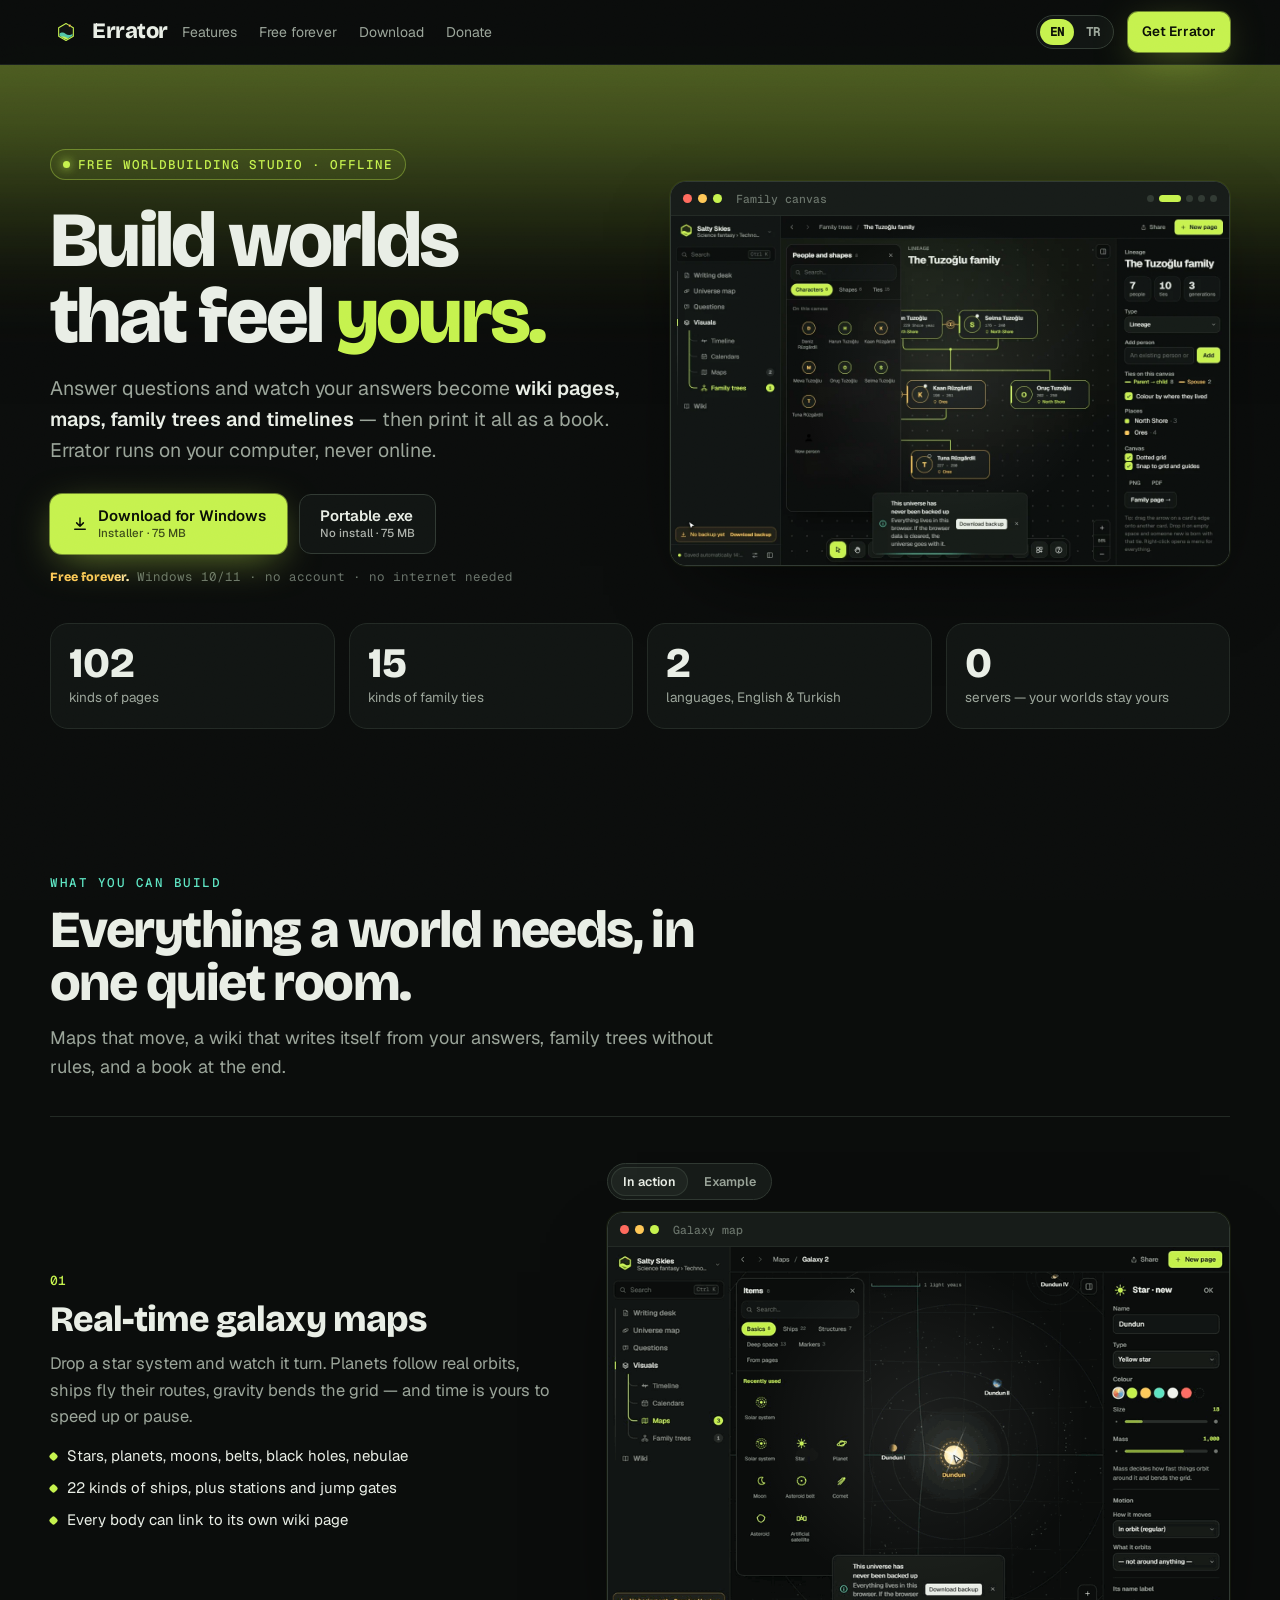
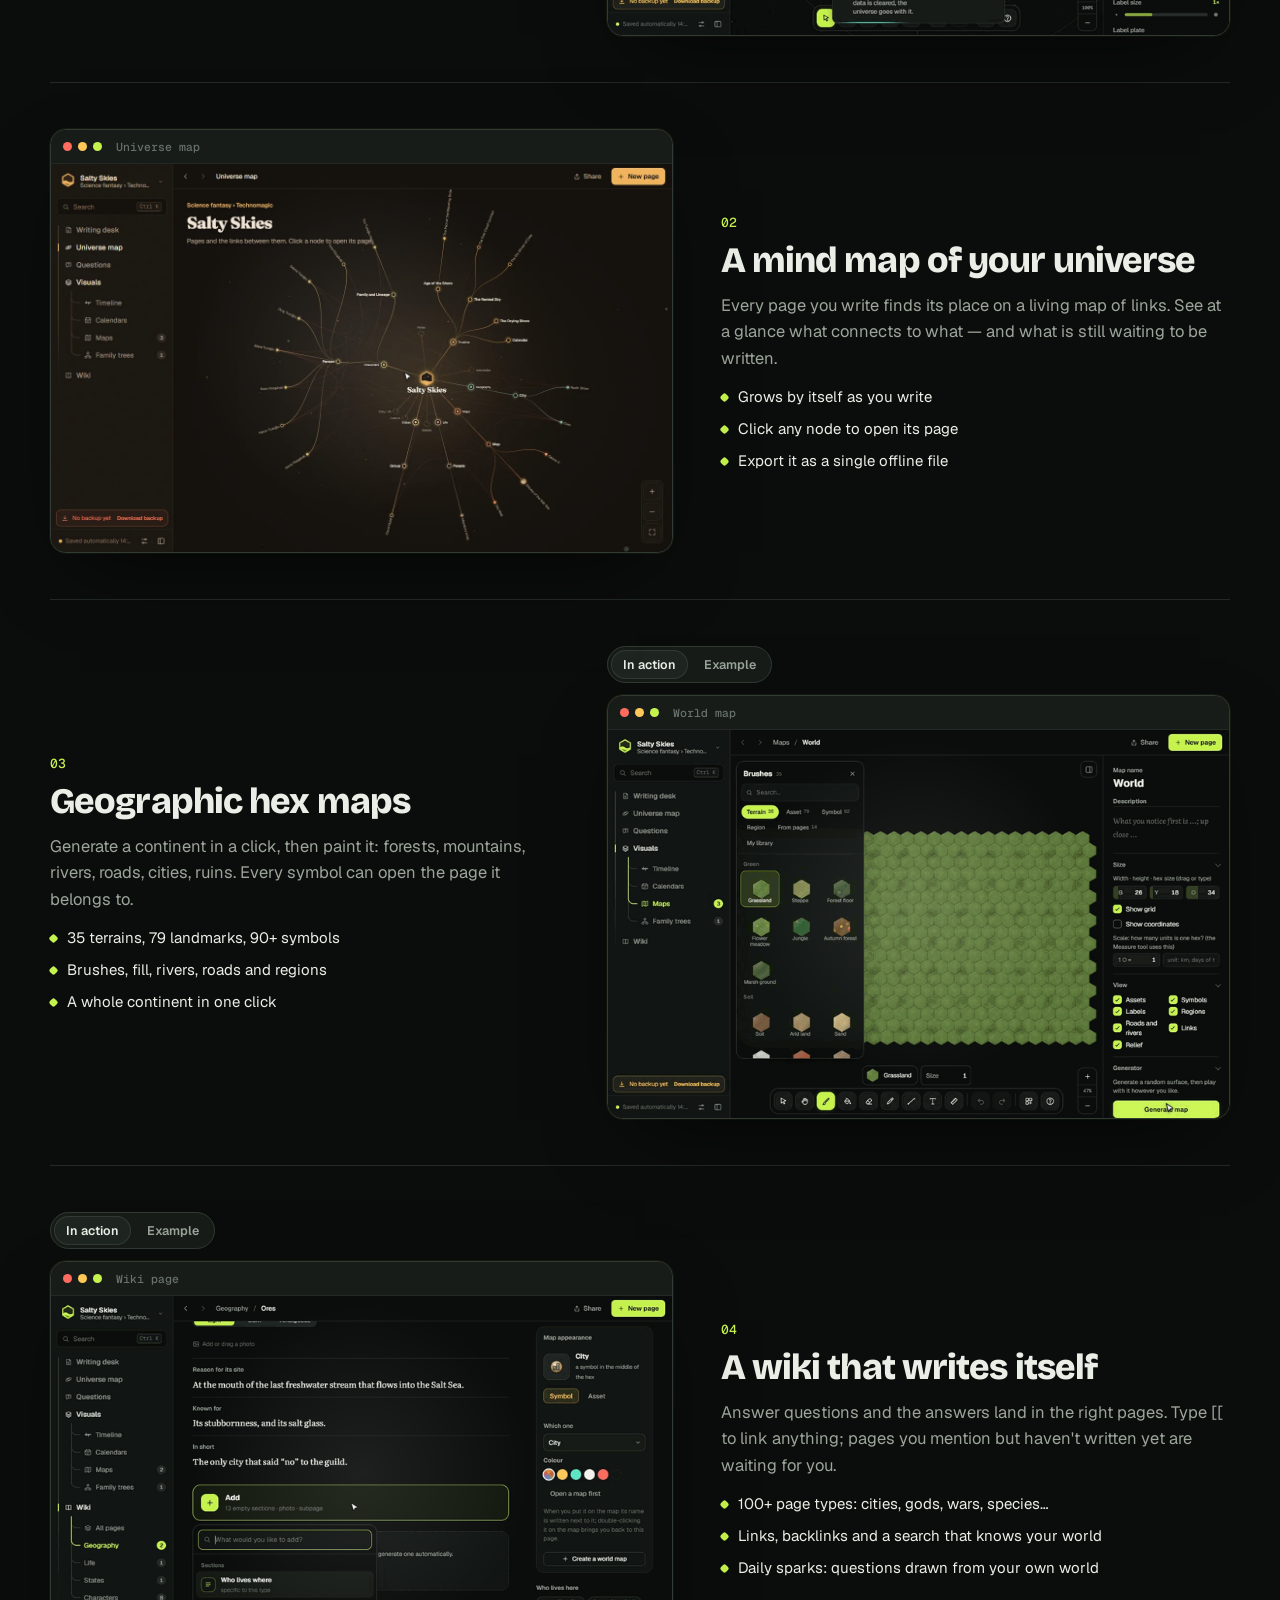
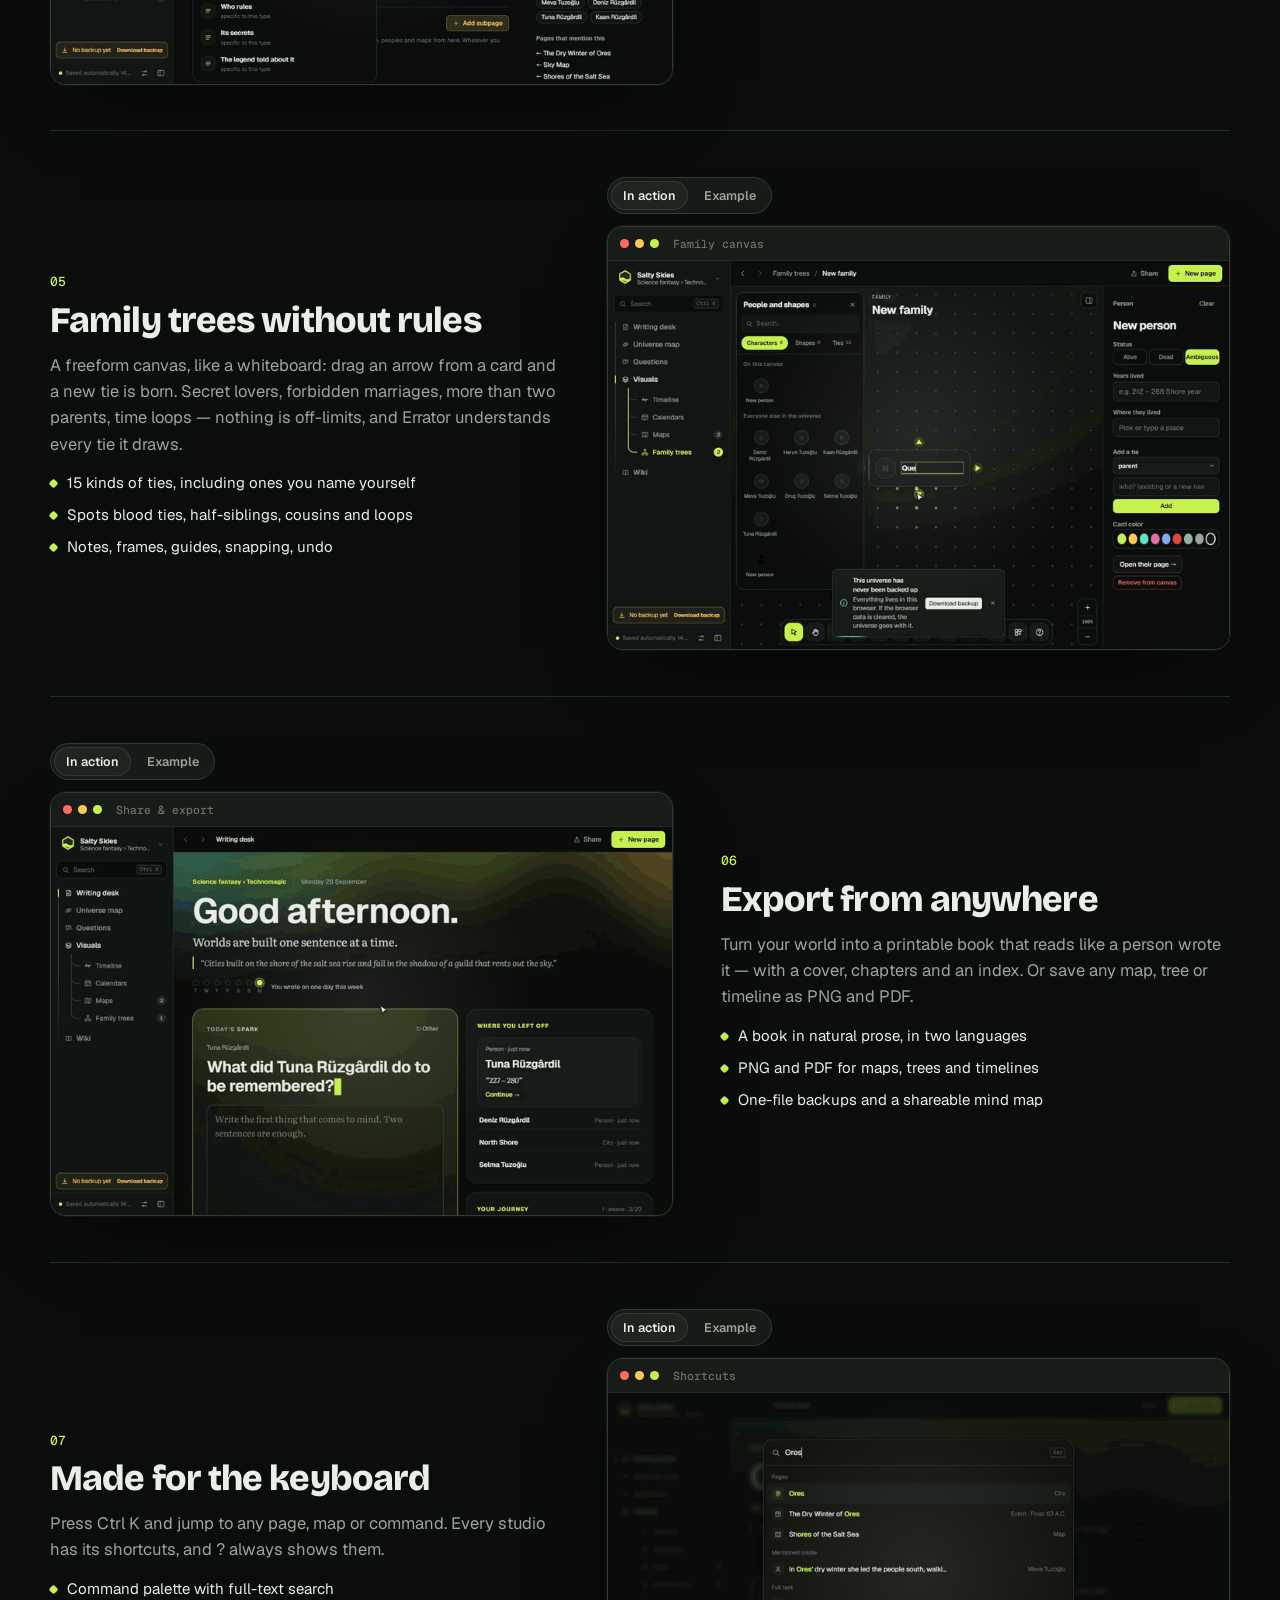
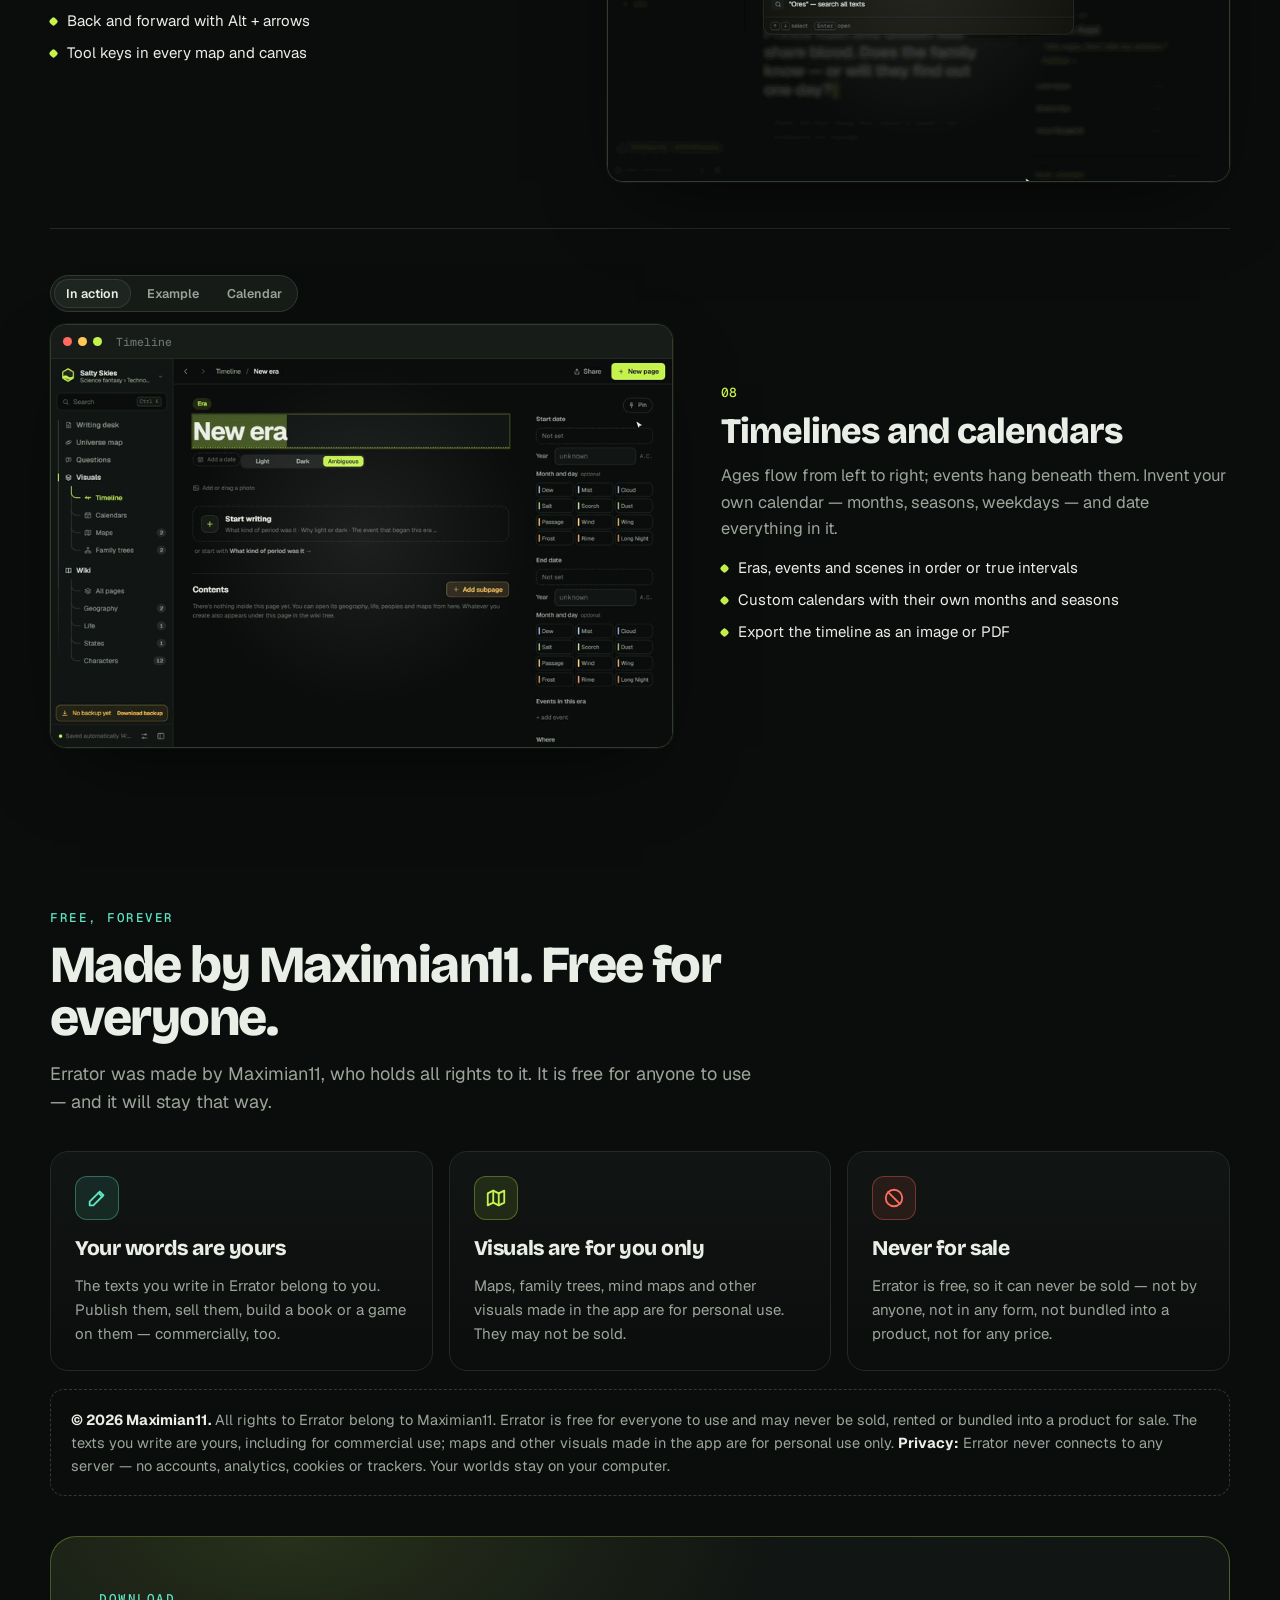
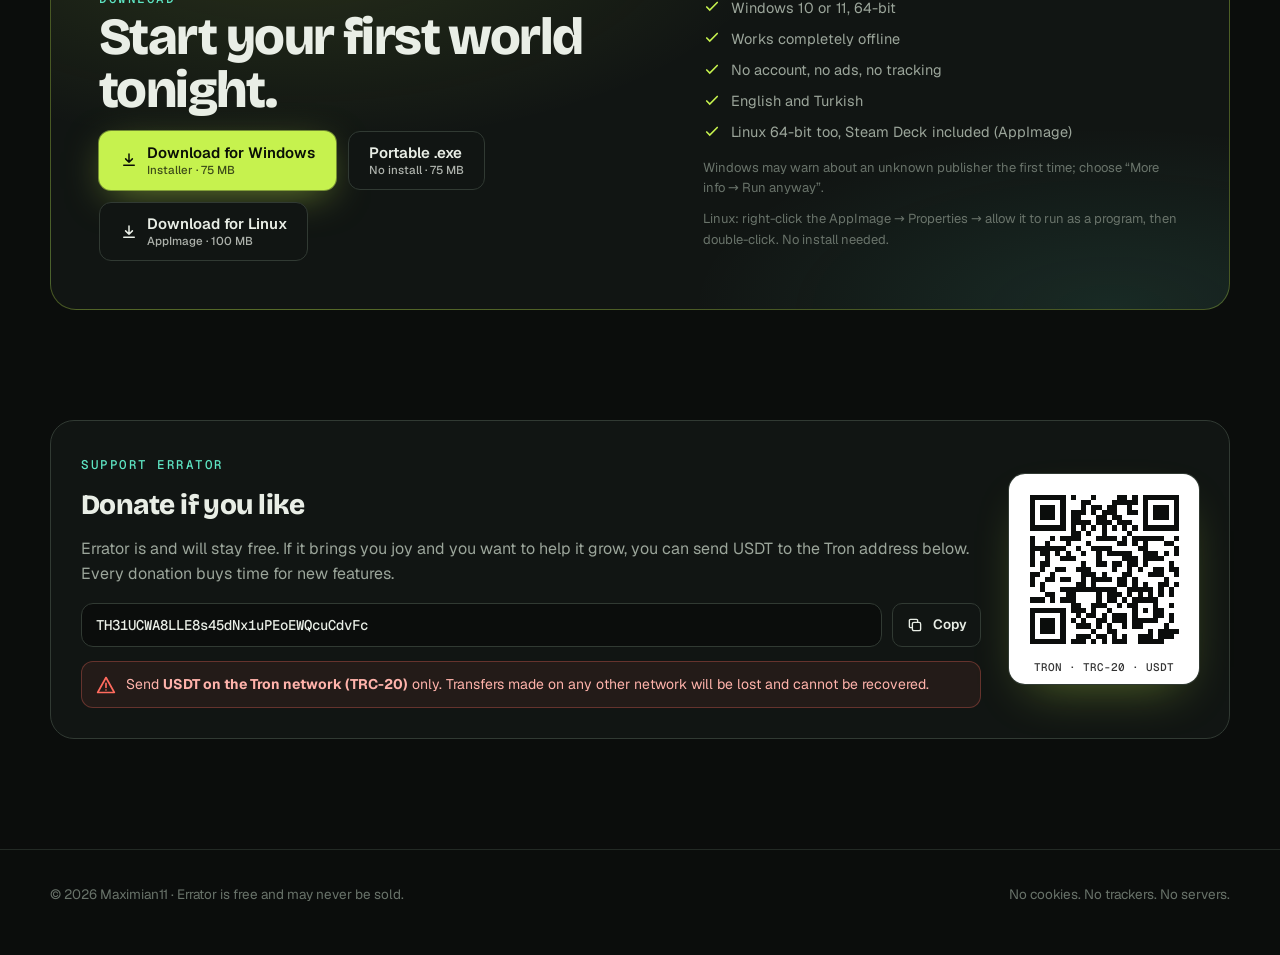
<file: index.html>
<!doctype html>
<html lang="en">
<head>
<meta charset="utf-8">
<meta name="viewport" content="width=device-width,initial-scale=1,viewport-fit=cover">
<title>Errator — Free Worldbuilding App: Maps, Wiki, Family Trees & Timelines</title>
<meta name="description" content="Free offline worldbuilding app for writers and game masters. Build fantasy and sci-fi worlds with real-time galaxy maps, hex world maps, a wiki, freeform family trees, timelines, custom calendars and printable books. Windows, English & Turkish.">
<meta name="theme-color" content="#0B0D0C">
<!-- İndirme adresi: boş kalırsa site github.io'daysa aynı reponun Releases'ından, değilse downloads/ klasöründen indirir.
     Başka bir yerde barındırırsan buraya exe'lerin bulunduğu klasörün adresini yaz, örn. https://github.com/KULLANICI/errator/releases/latest/download/ -->
<meta name="errator-release" content="https://github.com/maximian11/Errator/releases/latest/download/">
<link rel="icon" type="image/png" href="assets/favicon.png">
<link rel="apple-touch-icon" href="assets/favicon.png">
<link rel="canonical" href="https://errator.app/" id="canon">
<link rel="alternate" hreflang="en" href="https://errator.app/">
<link rel="alternate" hreflang="tr" href="https://errator.app/?lang=tr">
<link rel="alternate" hreflang="x-default" href="https://errator.app/">
<meta name="robots" content="index,follow,max-image-preview:large">
<meta name="author" content="Maximian11">
<meta property="og:type" content="website">
<meta property="og:site_name" content="Errator">
<meta property="og:url" content="https://errator.app/">
<meta property="og:title" content="Errator — Free Worldbuilding App: Maps, Wiki, Family Trees & Timelines">
<meta property="og:description" content="Free offline worldbuilding app for writers and game masters. Build fantasy and sci-fi worlds with real-time galaxy maps, hex world maps, a wiki, freeform family trees, timelines, custom calendars and printable books. Windows, English & Turkish.">
<meta property="og:image" content="https://errator.app/assets/og.png">
<meta property="og:image:width" content="1200">
<meta property="og:image:height" content="630">
<meta property="og:image:alt" content="Errator worldbuilding app: galaxy map, world map and family tree">
<meta property="og:locale" content="en_US">
<meta property="og:locale:alternate" content="tr_TR">
<meta name="twitter:card" content="summary_large_image">
<meta name="twitter:title" content="Errator — Free Worldbuilding App: Maps, Wiki, Family Trees & Timelines">
<meta name="twitter:description" content="Free offline worldbuilding app for writers and game masters. Build fantasy and sci-fi worlds with real-time galaxy maps, hex world maps, a wiki, freeform family trees, timelines, custom calendars and printable books. Windows, English & Turkish.">
<meta name="twitter:image" content="https://errator.app/assets/og.png">
<script type="application/ld+json">{"@context":"https://schema.org","@type":"SoftwareApplication","name":"Errator","alternateName":"Errator Worldbuilding Studio","url":"https://errator.app/","description":"Free offline worldbuilding app for writers and game masters. Build fantasy and sci-fi worlds with real-time galaxy maps, hex world maps, a wiki, freeform family trees, timelines, custom calendars and printable books. Windows, English & Turkish.","applicationCategory":"DesignApplication","applicationSubCategory":"Worldbuilding","operatingSystem":"Windows 10, Windows 11, Linux","softwareVersion":"4.0","offers":{"@type":"Offer","price":"0","priceCurrency":"USD"},"isAccessibleForFree":true,"inLanguage":["en","tr"],"author":{"@type":"Person","name":"Maximian11"},"creator":{"@type":"Person","name":"Maximian11"},"copyrightHolder":{"@type":"Person","name":"Maximian11"},"copyrightYear":2026,"downloadUrl":"https://github.com/maximian11/Errator/releases/latest","image":"https://errator.app/assets/og.png","screenshot":["https://errator.app/media/galaxy.webp","https://errator.app/media/geomap.webp","https://errator.app/media/wiki.webp","https://errator.app/media/family.webp","https://errator.app/media/timeline.webp"],"featureList":["Real-time galaxy and star system maps","Hex world map editor with 35 terrains","Self-writing wiki with 100+ page types","Freeform family tree canvas","Timelines and custom calendars","Printable book export (PDF)","Works fully offline"]}</script>
<link rel="stylesheet" href="assets/fonts.css">
<script>document.documentElement.classList.add("js")</script>
<style>
/* Errator — Radyoaktif Limonata */
:root{--bg:#0B0D0C;--s1:#111513;--s2:#171C19;--s3:#1F2521;--line:#232A25;--line2:#313A33;--text:#E9EEE6;--muted:#9BA59A;--dim:#69736A;
  --lime:#C6F24E;--amber:#FFC857;--teal:#5EE6C4;--danger:#FF6B5E;--on-lime:#0A0F06;
  --display:"Bricolage Grotesque","Arial Narrow",system-ui,sans-serif;--ui:"Geist",system-ui,-apple-system,"Segoe UI",sans-serif;--mono:"Geist Mono",ui-monospace,Menlo,Consolas,monospace;--read:"Newsreader",Georgia,serif;
  --ease:cubic-bezier(.22,.8,.24,1);--r:18px;color-scheme:dark}
*{box-sizing:border-box}
html{scroll-behavior:smooth;-webkit-text-size-adjust:100%}
body{margin:0;background:var(--bg);color:var(--text);font-family:var(--ui);font-size:16px;line-height:1.6;-webkit-font-smoothing:antialiased;overflow-x:hidden}
body::before{content:"";position:fixed;inset:0;pointer-events:none;z-index:100;opacity:.045;mix-blend-mode:overlay;background-image:url("data:image/svg+xml,%3Csvg xmlns='http://www.w3.org/2000/svg' width='160' height='160'%3E%3Cfilter id='n'%3E%3CfeTurbulence type='fractalNoise' baseFrequency='.9' numOctaves='3' stitchTiles='stitch'/%3E%3C/filter%3E%3Crect width='100%25' height='100%25' filter='url(%23n)'/%3E%3C/svg%3E")}
a{color:inherit}
img{max-width:100%;display:block}
::selection{background:rgba(198,242,78,.3)}
:focus-visible{outline:2px solid var(--lime);outline-offset:3px;border-radius:6px}
.wrap{width:min(1180px,100% - 32px);margin:0 auto}
/* nav */
.nav{position:sticky;top:0;z-index:50;backdrop-filter:blur(14px);-webkit-backdrop-filter:blur(14px);background:color-mix(in srgb,var(--bg) 78%,transparent);border-bottom:1px solid color-mix(in srgb,var(--line) 70%,transparent)}
.nav .wrap{display:flex;align-items:center;gap:14px;height:64px}
.brand{display:flex;align-items:center;gap:10px;text-decoration:none;font-family:var(--display);font-weight:800;font-size:22px;letter-spacing:-.02em}
.brand img{width:32px;height:32px}
.nav .sp{flex:1}
.nav-links{display:flex;gap:22px;font-size:14px;color:var(--muted)}
.nav-links a{text-decoration:none;transition:color .2s}.nav-links a:hover{color:var(--text)}
.lang{display:inline-flex;border:1px solid var(--line2);border-radius:999px;padding:3px;gap:2px;background:var(--s1)}
.lang button{all:unset;cursor:pointer;font:600 12px var(--mono);padding:5px 10px;border-radius:999px;color:var(--muted)}
.lang button[aria-pressed="true"]{background:var(--lime);color:var(--on-lime)}
/* buttons */
.btn{all:unset;box-sizing:border-box;cursor:pointer;display:inline-flex;align-items:center;justify-content:center;gap:9px;padding:12px 20px;border-radius:12px;font-weight:600;font-size:15px;border:1px solid var(--line2);background:var(--s1);color:var(--text);transition:transform .2s var(--ease),background .2s,border-color .2s,box-shadow .2s;position:relative;text-align:center}
.btn:hover{border-color:var(--muted)}
.btn.primary{background:var(--lime);color:var(--on-lime);border-color:transparent;box-shadow:0 0 0 1px rgba(198,242,78,.5),0 10px 40px -10px rgba(198,242,78,.55)}
.btn.primary:hover{box-shadow:0 0 0 1px rgba(198,242,78,.7),0 14px 50px -8px rgba(198,242,78,.7)}
.btn svg{width:18px;height:18px;flex:none}
.btn small{display:block;font-weight:500;font-size:11.5px;opacity:.72}
.btn .bt{display:flex;flex-direction:column;align-items:flex-start;line-height:1.25}
.btn.sm{padding:8px 13px;font-size:13.5px;border-radius:10px}
/* hero */
.hero{position:relative;padding:84px 0 40px;overflow:hidden}
.hero-sky{position:absolute;left:0;right:0;top:-40px;height:620px;pointer-events:none;opacity:.62;-webkit-mask:linear-gradient(#000 35%,transparent);mask:linear-gradient(#000 35%,transparent)}
.hero-sky canvas{width:100%;height:100%;display:block}
.hero-g{position:relative;display:grid;grid-template-columns:minmax(0,1.02fr) minmax(0,1fr);gap:48px;align-items:center}
.kick{display:inline-flex;align-items:center;gap:8px;font:500 12.5px var(--mono);letter-spacing:.08em;text-transform:uppercase;color:var(--lime);padding:6px 12px;border:1px solid rgba(198,242,78,.35);border-radius:999px;background:rgba(198,242,78,.07)}
.kick i{width:7px;height:7px;border-radius:50%;background:var(--lime);box-shadow:0 0 10px var(--lime);animation:pulse 2s infinite}
@keyframes pulse{50%{opacity:.35}}
h1.title{font-family:var(--display);font-weight:800;font-size:clamp(42px,6.2vw,78px);line-height:.98;letter-spacing:-.035em;margin:22px 0 18px}
.rot{display:inline-block;position:relative;color:var(--lime);min-width:1ch;white-space:nowrap}
.rot span{display:inline-block;transition:transform .5s var(--ease),opacity .4s,filter .4s}
.rot span.out{transform:translateY(-40%);opacity:0;filter:blur(6px)}
.rot span.in{transform:translateY(40%);opacity:0;filter:blur(6px)}
.lead{font-size:clamp(17px,1.6vw,19.5px);color:var(--muted);max-width:34em;margin:0 0 28px}
.lead b{color:var(--text);font-weight:600}
.cta{display:flex;flex-wrap:wrap;gap:12px;align-items:center}
.cta-note{margin-top:14px;font:12.5px var(--mono);color:var(--dim)}
.free{font-family:var(--display);font-weight:800}
.shiny{background:linear-gradient(110deg,var(--amber) 35%,#fff7d6 50%,var(--amber) 65%);background-size:220% 100%;-webkit-background-clip:text;background-clip:text;color:transparent;animation:shine 3.2s linear infinite}
@keyframes shine{from{background-position:120% 0}to{background-position:-120% 0}}
/* media frames */
.frame{position:relative;border-radius:16px;overflow:hidden;background:var(--s1);border:1px solid var(--line2);box-shadow:0 30px 80px -30px rgba(0,0,0,.8),0 0 0 1px rgba(198,242,78,.06);transform-style:preserve-3d;will-change:transform}
.frame .bar{display:flex;align-items:center;gap:6px;padding:9px 12px;border-bottom:1px solid var(--line);background:var(--s2)}
.frame .bar i{width:9px;height:9px;border-radius:50%;background:var(--line2)}
.frame .bar i:first-child{background:#FF6B5E}.frame .bar i:nth-child(2){background:var(--amber)}.frame .bar i:nth-child(3){background:var(--lime)}
.frame .bar b{margin-left:8px;font:500 11.5px var(--mono);color:var(--dim)}
.frame img{width:100%;aspect-ratio:16/10;object-fit:cover;background:#0d100e}
.frame::after{content:"";position:absolute;inset:0;pointer-events:none;background:radial-gradient(circle at var(--gx,50%) var(--gy,50%),rgba(255,255,255,.08),transparent 45%)}
.slides{position:relative;aspect-ratio:16/10;background:#0d100e}
.slides img{position:absolute;inset:0;height:100%;opacity:0;transform:scale(1.03);transition:opacity .9s var(--ease),transform 5s linear}
.slides img.on{opacity:1;transform:scale(1)}
.dots{margin-left:auto;display:flex;align-items:center;gap:5px}
.dots button{all:unset;cursor:pointer;width:7px;height:7px;border-radius:99px;background:var(--line2);transition:width .3s var(--ease),background .3s}
.dots button[aria-current="true"]{width:22px;background:var(--lime)}
.mtabs{display:inline-flex;gap:4px;padding:3px;border-radius:999px;background:var(--s2);border:1px solid var(--line2);margin-bottom:12px}
.mtabs button{all:unset;cursor:pointer;font:600 12.5px var(--ui);padding:6px 12px;border-radius:999px;color:var(--muted)}
.mtabs button[aria-pressed="true"]{background:var(--s3);color:var(--text);box-shadow:inset 0 0 0 1px var(--line2)}
/* stats */
.stats{display:grid;grid-template-columns:repeat(4,1fr);gap:14px;margin:26px 0 10px}
.stat{padding:18px;border-radius:var(--r);border:1px solid var(--line);background:var(--s1)}
.stat b{display:block;font-family:var(--display);font-weight:800;font-size:clamp(28px,3.4vw,42px);line-height:1;color:var(--text)}
.stat span{font-size:13.5px;color:var(--muted)}
/* sections */
section{position:relative}
[id]{scroll-margin-top:84px}
.sec{padding:90px 0 20px}
.sec-h{max-width:44em;margin-bottom:34px}
.eyebrow{font:500 12.5px var(--mono);letter-spacing:.12em;text-transform:uppercase;color:var(--teal)}
h2{font-family:var(--display);font-weight:800;font-size:clamp(32px,4.2vw,52px);line-height:1.02;letter-spacing:-.03em;margin:10px 0 14px}
.sec-h p{color:var(--muted);font-size:18px;margin:0}
.feat{display:grid;grid-template-columns:minmax(0,.9fr) minmax(0,1.1fr);gap:48px;align-items:center;padding:46px 0;border-top:1px solid var(--line)}
.feat:nth-of-type(even){grid-template-columns:minmax(0,1.1fr) minmax(0,.9fr)}
.feat:nth-of-type(even) .ft{order:2}
.fnum{font:500 13px var(--mono);color:var(--lime)}
.feat h3{font-family:var(--display);font-weight:800;font-size:clamp(26px,2.8vw,36px);letter-spacing:-.025em;line-height:1.05;margin:8px 0 12px}
.feat p{color:var(--muted);margin:0 0 14px;font-size:16.5px}
.feat ul{margin:0;padding:0;list-style:none;display:grid;gap:8px}
.feat li{display:flex;gap:10px;font-size:15px;color:var(--text)}
.feat li::before{content:"";flex:none;width:7px;height:7px;margin-top:9px;border-radius:2px;background:var(--lime);transform:rotate(45deg)}
.spot{position:relative}
.spot::before{content:"";position:absolute;inset:-1px;border-radius:inherit;pointer-events:none;opacity:0;transition:opacity .3s;background:radial-gradient(420px circle at var(--mx,50%) var(--my,50%),rgba(198,242,78,.14),transparent 45%)}
.spot:hover::before{opacity:1}
/* rights */
.rights{display:grid;grid-template-columns:repeat(3,1fr);gap:16px}
.card{padding:24px;border-radius:var(--r);border:1px solid var(--line);background:linear-gradient(180deg,var(--s1),var(--bg));overflow:hidden}
.card h4{font-family:var(--display);font-size:21px;font-weight:800;letter-spacing:-.02em;margin:12px 0 8px}
.card p{margin:0;color:var(--muted);font-size:15px}
.card .ic{width:44px;height:44px;border-radius:12px;display:grid;place-items:center;background:rgba(198,242,78,.1);border:1px solid rgba(198,242,78,.3);color:var(--lime)}
.card .ic svg{width:22px;height:22px}
.card.no .ic{background:rgba(255,107,94,.1);border-color:rgba(255,107,94,.35);color:var(--danger)}
.card.yes .ic{background:rgba(94,230,196,.1);border-color:rgba(94,230,196,.35);color:var(--teal)}
.legal{margin-top:18px;padding:18px 20px;border-radius:14px;border:1px dashed var(--line2);color:var(--muted);font-size:14.5px}
.legal b{color:var(--text)}
/* download */
.dl{margin-top:40px;padding:48px;border-radius:26px;border:1px solid rgba(198,242,78,.3);background:radial-gradient(700px 300px at 20% 0%,rgba(198,242,78,.12),transparent 70%),radial-gradient(600px 260px at 90% 100%,rgba(94,230,196,.1),transparent 70%),var(--s1);display:grid;grid-template-columns:1.2fr 1fr;gap:30px;align-items:center}
.dl h2{margin-top:0}
.dl .cta{justify-content:flex-start}
.req{display:grid;gap:8px;font-size:14.5px;color:var(--muted)}
.req div{display:flex;gap:10px;align-items:center}
.req svg{width:18px;height:18px;color:var(--lime);flex:none}
/* donate */
.don{display:grid;grid-template-columns:1fr auto;gap:28px;align-items:center;padding:30px;border-radius:24px;border:1px solid var(--line2);background:var(--s1)}
.don h3{font-family:var(--display);font-size:28px;font-weight:800;letter-spacing:-.02em;margin:6px 0 8px}
.don p{margin:0 0 16px;color:var(--muted)}
.addr{display:flex;gap:10px;align-items:stretch;flex-wrap:wrap}
.addr code{flex:1;min-width:0;font:500 14px var(--mono);padding:12px 14px;border-radius:12px;background:var(--bg);border:1px solid var(--line2);word-break:break-all;user-select:all}
.warn{margin-top:14px;display:flex;gap:10px;padding:12px 14px;border-radius:12px;background:rgba(255,107,94,.08);border:1px solid rgba(255,107,94,.3);color:#FFB3AB;font-size:14px;line-height:1.5}
.warn svg{width:20px;height:20px;flex:none;color:var(--danger);margin-top:1px}
.qr{width:190px;padding:10px;border-radius:16px;background:#fff;box-shadow:0 0 0 1px var(--line2),0 20px 50px -20px rgba(198,242,78,.4)}
.qr img{width:100%;height:auto;aspect-ratio:1;image-rendering:pixelated}
.qr figcaption{font:500 11px var(--mono);color:#333;text-align:center;margin-top:6px}
.don-link{margin-top:14px}
/* footer */
footer{margin-top:90px;padding:34px 0 50px;border-top:1px solid var(--line);color:var(--dim);font-size:13.5px}
footer .wrap{display:flex;flex-wrap:wrap;gap:14px 24px;justify-content:space-between;align-items:center}
.toast{position:fixed;left:50%;bottom:24px;transform:translateX(-50%) translateY(20px);opacity:0;z-index:200;padding:10px 16px;border-radius:12px;background:var(--s3);border:1px solid var(--line2);font-size:14px;transition:all .3s var(--ease);pointer-events:none}
.toast.on{opacity:1;transform:translateX(-50%) translateY(0)}
/* reveal (React Bits: AnimatedContent / FadeContent) */
.js .rv{opacity:0;transform:translateY(26px);filter:blur(6px);transition:opacity .8s var(--ease),transform .8s var(--ease),filter .8s var(--ease)}
.js .rv.in{opacity:1;transform:none;filter:none}
@media (prefers-reduced-motion:reduce){ .js .rv{opacity:1;transform:none;filter:none;transition:none} .shiny,.kick i{animation:none} html{scroll-behavior:auto} }
/* responsive */
@media (max-width:980px){
  .hero-g,.feat,.feat:nth-of-type(even),.dl{grid-template-columns:1fr}
  .feat:nth-of-type(even) .ft{order:0}
  .rights{grid-template-columns:1fr}
  .stats{grid-template-columns:repeat(2,1fr)}
  .nav-links{display:none}
  .hero{padding-top:48px}
}
@media (max-width:640px){
  .dl{padding:26px}
  .don{grid-template-columns:1fr;padding:22px}
  .qr{margin:0 auto}
  .btn{width:100%}
  .cta{flex-direction:column;align-items:stretch}
  .nav .dlbtn{display:none}
  .sec{padding-top:64px}
  .feat{padding:34px 0;gap:26px}
}
</style>
</head>
<body>
<nav class="nav"><div class="wrap">
  <a class="brand" href="#top"><img src="assets/mark.svg" alt="" width="32" height="32">Errator</a>
  <div class="nav-links"><a href="#features" data-i="nav.features">Features</a><a href="#free" data-i="nav.free">Free forever</a><a href="#download" data-i="nav.download">Download</a><a href="#donate" data-i="nav.donate">Donate</a></div>
  <span class="sp"></span>
  <div class="lang" role="group" aria-label="Language"><button type="button" data-lang="en" aria-pressed="true">EN</button><button type="button" data-lang="tr" aria-pressed="false">TR</button></div>
  <a class="btn primary sm dlbtn spark" href="#download" data-i="nav.get">Get Errator</a>
</div></nav>

<header class="hero" id="top">
  <div class="hero-sky" id="sky"></div>
  <div class="wrap hero-g">
    <div>
      <span class="kick rv"><i></i><span data-i="hero.kick">Free worldbuilding studio · offline</span></span>
      <h1 class="title rv" id="h1"><span data-i="hero.t1">Build worlds</span><br><span data-i="hero.t2">that feel</span> <span class="rot" id="rot"><span>alive.</span></span></h1>
      <p class="lead rv" data-i-html="hero.lead">Answer questions and watch your answers become <b>wiki pages, maps, family trees and timelines</b> — then print it all as a book. Errator runs on your computer, never online.</p>
      <div class="cta rv">
        <a class="btn primary spark magnet" href="downloads/Errator-Setup.exe" download><svg viewBox="0 0 24 24" fill="none" stroke="currentColor" stroke-width="2" stroke-linecap="round" stroke-linejoin="round"><path d="M12 4v11m0 0-4.5-4.5M12 15l4.5-4.5M5 19h14"/></svg><span class="bt"><span data-i="dl.setup">Download for Windows</span><small data-i="dl.setupS">Installer · 75 MB</small></span></a>
        <a class="btn spark" href="downloads/Errator-Portable.exe" download><span class="bt"><span data-i="dl.port">Portable .exe</span><small data-i="dl.portS">No install · 75 MB</small></span></a>
      </div>
      <p class="cta-note rv"><span class="free shiny" data-i="hero.free">Free forever.</span> <span data-i="hero.note">Windows 10/11 · no account · no internet needed</span></p>
    </div>
    <div class="rv"><div class="frame tilt show" id="show"><div class="bar"><i></i><i></i><i></i><b id="show-l" data-i="m.geo">World map</b><div class="dots" id="show-d"></div></div>
      <div class="slides"><img class="on" src="media/geomap.webp" data-l="m.geo" alt="Errator hex world map editor with terrain, rivers and cities" loading="eager"><img src="media/family.webp" data-l="m.fam" alt="Errator freeform family tree canvas with relationship lines" loading="lazy"><img src="media/galaxy.webp" data-l="m.galaxy2" alt="Errator real-time galaxy map with orbiting planets and ships" loading="lazy"><img src="media/wiki.webp" data-l="m.wiki" alt="Errator worldbuilding wiki page written from answers" loading="lazy"><img src="media/timeline.webp" data-l="m.tl" alt="Errator visual timeline of eras and events" loading="lazy"></div>
      </div></div>
  </div>
  <div class="wrap"><div class="stats rv">
    <div class="stat spot"><b data-count="102">0</b><span data-i="st.pages">kinds of pages</span></div>
    <div class="stat spot"><b data-count="15">0</b><span data-i="st.ties">kinds of family ties</span></div>
    <div class="stat spot"><b data-count="2">0</b><span data-i="st.langs">languages, English & Turkish</span></div>
    <div class="stat spot"><b data-count="0">0</b><span data-i="st.servers">servers — your worlds stay yours</span></div>
  </div></div>
</header>

<main>
<section class="sec" id="features"><div class="wrap">
  <div class="sec-h rv"><span class="eyebrow" data-i="f.eye">What you can build</span><h2 data-i="f.h">Everything a world needs, in one quiet room.</h2><p data-i="f.p">Maps that move, a wiki that writes itself from your answers, family trees without rules, and a book at the end.</p></div>

  <article class="feat">
    <div class="ft rv"><span class="fnum">01</span><h3 data-i="f1.h">Real-time galaxy maps</h3><p data-i="f1.p">Drop a star system and watch it turn. Planets follow real orbits, ships fly their routes, gravity bends the grid — and time is yours to speed up or pause.</p>
      <ul><li data-i="f1.a">Stars, planets, moons, belts, black holes, nebulae</li><li data-i="f1.b">22 kinds of ships, plus stations and jump gates</li><li data-i="f1.c">Every body can link to its own wiki page</li></ul></div>
    <div class="rv"><div class="mtabs" data-media="galaxy"><button type="button" aria-pressed="true" data-v="gif" data-i="m.live">In action</button><button type="button" aria-pressed="false" data-v="webp" data-i="m.still">Example</button></div><div class="frame tilt"><div class="bar"><i></i><i></i><i></i><b data-i="m.galaxy2">Galaxy map</b></div><img data-m="galaxy" src="media/galaxy.gif" alt="Errator real-time galaxy map with orbiting planets and ships" loading="lazy"></div></div>
  </article>

  <article class="feat">
    <div class="ft rv"><span class="fnum">02</span><h3 data-i="f2.h">A mind map of your universe</h3><p data-i="f2.p">Every page you write finds its place on a living map of links. See at a glance what connects to what — and what is still waiting to be written.</p>
      <ul><li data-i="f2.a">Grows by itself as you write</li><li data-i="f2.b">Click any node to open its page</li><li data-i="f2.c">Export it as a single offline file</li></ul></div>
    <div class="rv"><div class="frame tilt"><div class="bar"><i></i><i></i><i></i><b data-i="m.mind">Universe map</b></div><img src="media/mindmap.webp" alt="Errator mind map of a fictional universe" loading="lazy"></div></div>
  </article>

  <article class="feat">
    <div class="ft rv"><span class="fnum">03</span><h3 data-i="f3.h">Geographic hex maps</h3><p data-i="f3.p">Generate a continent in a click, then paint it: forests, mountains, rivers, roads, cities, ruins. Every symbol can open the page it belongs to.</p>
      <ul><li data-i="f3.a">35 terrains, 79 landmarks, 90+ symbols</li><li data-i="f3.b">Brushes, fill, rivers, roads and regions</li><li data-i="f3.c">A whole continent in one click</li></ul></div>
    <div class="rv"><div class="mtabs" data-media="geomap"><button type="button" aria-pressed="true" data-v="gif" data-i="m.live">In action</button><button type="button" aria-pressed="false" data-v="webp" data-i="m.still">Example</button></div><div class="frame tilt"><div class="bar"><i></i><i></i><i></i><b data-i="m.geo">World map</b></div><img data-m="geomap" src="media/geomap.gif" alt="Errator hex world map editor with terrain, rivers and cities" loading="lazy"></div></div>
  </article>

  <article class="feat">
    <div class="ft rv"><span class="fnum">04</span><h3 data-i="f4.h">A wiki that writes itself</h3><p data-i="f4.p">Answer questions and the answers land in the right pages. Type <b>[[</b> to link anything; pages you mention but haven't written yet are waiting for you.</p>
      <ul><li data-i="f4.a">100+ page types: cities, gods, wars, species…</li><li data-i="f4.b">Links, backlinks and a search that knows your world</li><li data-i="f4.c">Daily sparks: questions drawn from your own world</li></ul></div>
    <div class="rv"><div class="mtabs" data-media="wiki"><button type="button" aria-pressed="true" data-v="gif" data-i="m.live">In action</button><button type="button" aria-pressed="false" data-v="webp" data-i="m.still">Example</button></div><div class="frame tilt"><div class="bar"><i></i><i></i><i></i><b data-i="m.wiki">Wiki page</b></div><img data-m="wiki" src="media/wiki.gif" alt="Errator worldbuilding wiki page written from answers" loading="lazy"></div></div>
  </article>

  <article class="feat">
    <div class="ft rv"><span class="fnum">05</span><h3 data-i="f5.h">Family trees without rules</h3><p data-i="f5.p">A freeform canvas, like a whiteboard: drag an arrow from a card and a new tie is born. Secret lovers, forbidden marriages, more than two parents, time loops — nothing is off-limits, and Errator understands every tie it draws.</p>
      <ul><li data-i="f5.a">15 kinds of ties, including ones you name yourself</li><li data-i="f5.b">Spots blood ties, half-siblings, cousins and loops</li><li data-i="f5.c">Notes, frames, guides, snapping, undo</li></ul></div>
    <div class="rv"><div class="mtabs" data-media="family"><button type="button" aria-pressed="true" data-v="gif" data-i="m.live">In action</button><button type="button" aria-pressed="false" data-v="webp" data-i="m.still">Example</button></div><div class="frame tilt"><div class="bar"><i></i><i></i><i></i><b data-i="m.fam">Family canvas</b></div><img data-m="family" src="media/family.gif" alt="Errator freeform family tree canvas with relationship lines" loading="lazy"></div></div>
  </article>

  <article class="feat">
    <div class="ft rv"><span class="fnum">06</span><h3 data-i="f6.h">Export from anywhere</h3><p data-i="f6.p">Turn your world into a printable book that reads like a person wrote it — with a cover, chapters and an index. Or save any map, tree or timeline as PNG and PDF.</p>
      <ul><li data-i="f6.a">A book in natural prose, in two languages</li><li data-i="f6.b">PNG and PDF for maps, trees and timelines</li><li data-i="f6.c">One-file backups and a shareable mind map</li></ul></div>
    <div class="rv"><div class="mtabs" data-media="export"><button type="button" aria-pressed="true" data-v="gif" data-i="m.live">In action</button><button type="button" aria-pressed="false" data-v="webp" data-i="m.still">Example</button></div><div class="frame tilt"><div class="bar"><i></i><i></i><i></i><b data-i="m.exp">Share & export</b></div><img data-m="export" src="media/export.gif" alt="Errator export menu and printable book preview" loading="lazy"></div></div>
  </article>

  <article class="feat">
    <div class="ft rv"><span class="fnum">07</span><h3 data-i="f7.h">Made for the keyboard</h3><p data-i="f7.p">Press <b>Ctrl K</b> and jump to any page, map or command. Every studio has its shortcuts, and <b>?</b> always shows them.</p>
      <ul><li data-i="f7.a">Command palette with full-text search</li><li data-i="f7.b">Back and forward with Alt + arrows</li><li data-i="f7.c">Tool keys in every map and canvas</li></ul></div>
    <div class="rv"><div class="mtabs" data-media="shortcuts"><button type="button" aria-pressed="true" data-v="gif" data-i="m.live">In action</button><button type="button" aria-pressed="false" data-v="webp" data-i="m.still">Example</button></div><div class="frame tilt"><div class="bar"><i></i><i></i><i></i><b data-i="m.keys">Shortcuts</b></div><img data-m="shortcuts" src="media/shortcuts.gif" alt="Errator command palette and keyboard shortcuts" loading="lazy"></div></div>
  </article>

  <article class="feat">
    <div class="ft rv"><span class="fnum">08</span><h3 data-i="f8.h">Timelines and calendars</h3><p data-i="f8.p">Ages flow from left to right; events hang beneath them. Invent your own calendar — months, seasons, weekdays — and date everything in it.</p>
      <ul><li data-i="f8.a">Eras, events and scenes in order or true intervals</li><li data-i="f8.b">Custom calendars with their own months and seasons</li><li data-i="f8.c">Export the timeline as an image or PDF</li></ul></div>
    <div class="rv"><div class="mtabs" data-media="timeline"><button type="button" aria-pressed="true" data-v="gif" data-i="m.live">In action</button><button type="button" aria-pressed="false" data-v="webp" data-i="m.still">Example</button><button type="button" aria-pressed="false" data-v="cal" data-i="m.cal">Calendar</button></div><div class="frame tilt"><div class="bar"><i></i><i></i><i></i><b data-i="m.tl">Timeline</b></div><img data-m="timeline" src="media/timeline.gif" alt="Errator visual timeline of eras and events" loading="lazy"></div></div>
  </article>
</div></section>

<section class="sec" id="free"><div class="wrap">
  <div class="sec-h rv"><span class="eyebrow" data-i="r.eye">Free, forever</span><h2 data-i="r.h">Made by Maximian11. Free for everyone.</h2><p data-i="r.p">Errator was made by Maximian11, who holds all rights to it. It is free for anyone to use — and it will stay that way.</p></div>
  <div class="rights">
    <div class="card yes spot rv"><div class="ic"><svg viewBox="0 0 24 24" fill="none" stroke="currentColor" stroke-width="2" stroke-linecap="round" stroke-linejoin="round"><path d="M4 20h4L19 9l-4-4L4 16z"/><path d="m13.5 6.5 4 4"/></svg></div><h4 data-i="r1.h">Your words are yours</h4><p data-i="r1.p">The texts you write in Errator belong to you. Publish them, sell them, build a book or a game on them — commercially, too.</p></div>
    <div class="card spot rv"><div class="ic"><svg viewBox="0 0 24 24" fill="none" stroke="currentColor" stroke-width="2" stroke-linecap="round" stroke-linejoin="round"><path d="M3 7l6-3 6 3 6-3v13l-6 3-6-3-6 3z"/><path d="M9 4v13M15 7v13"/></svg></div><h4 data-i="r2.h">Visuals are for you only</h4><p data-i="r2.p">Maps, family trees, mind maps and other visuals made in the app are for personal use. They may not be sold.</p></div>
    <div class="card no spot rv"><div class="ic"><svg viewBox="0 0 24 24" fill="none" stroke="currentColor" stroke-width="2" stroke-linecap="round" stroke-linejoin="round"><circle cx="12" cy="12" r="9"/><path d="m5.6 5.6 12.8 12.8"/></svg></div><h4 data-i="r3.h">Never for sale</h4><p data-i="r3.p">Errator is free, so it can never be sold — not by anyone, not in any form, not bundled into a product, not for any price.</p></div>
  </div>
  <p class="legal rv" data-i-html="r.legal"><b>© 2026 Maximian11.</b> All rights to Errator belong to Maximian11. Errator is free for everyone to use and may never be sold, rented or bundled into a product for sale. The texts you write are yours, including for commercial use; maps and other visuals made in the app are for personal use only. <b>Privacy:</b> Errator never connects to any server — no accounts, analytics, cookies or trackers. Your worlds stay on your computer.</p>

  <div class="dl rv" id="download">
    <div><span class="eyebrow" data-i="d.eye">Download</span><h2 data-i="d.h">Start your first world tonight.</h2>
      <div class="cta">
        <a class="btn primary spark magnet" href="downloads/Errator-Setup.exe" download><svg viewBox="0 0 24 24" fill="none" stroke="currentColor" stroke-width="2" stroke-linecap="round" stroke-linejoin="round"><path d="M12 4v11m0 0-4.5-4.5M12 15l4.5-4.5M5 19h14"/></svg><span class="bt"><span data-i="dl.setup">Download for Windows</span><small data-i="dl.setupS">Installer · 75 MB</small></span></a>
        <a class="btn spark" href="downloads/Errator-Portable.exe" download><span class="bt"><span data-i="dl.port">Portable .exe</span><small data-i="dl.portS">No install · 75 MB</small></span></a>
        <a class="btn spark" href="downloads/Errator-x86_64.AppImage" download><svg viewBox="0 0 24 24" fill="none" stroke="currentColor" stroke-width="2" stroke-linecap="round" stroke-linejoin="round"><path d="M12 4v11m0 0-4.5-4.5M12 15l4.5-4.5M5 19h14"/></svg><span class="bt"><span data-i="dl.linux">Download for Linux</span><small data-i="dl.linuxS">AppImage · 100 MB</small></span></a>
      </div></div>
    <div class="req">
      <div><svg viewBox="0 0 24 24" fill="none" stroke="currentColor" stroke-width="2.2" stroke-linecap="round"><path d="m5 12 4 4 10-10"/></svg><span data-i="d.r1">Windows 10 or 11, 64-bit</span></div>
      <div><svg viewBox="0 0 24 24" fill="none" stroke="currentColor" stroke-width="2.2" stroke-linecap="round"><path d="m5 12 4 4 10-10"/></svg><span data-i="d.r2">Works completely offline</span></div>
      <div><svg viewBox="0 0 24 24" fill="none" stroke="currentColor" stroke-width="2.2" stroke-linecap="round"><path d="m5 12 4 4 10-10"/></svg><span data-i="d.r3">No account, no ads, no tracking</span></div>
      <div><svg viewBox="0 0 24 24" fill="none" stroke="currentColor" stroke-width="2.2" stroke-linecap="round"><path d="m5 12 4 4 10-10"/></svg><span data-i="d.r4">English and Turkish</span></div>
      <div><svg viewBox="0 0 24 24" fill="none" stroke="currentColor" stroke-width="2.2" stroke-linecap="round"><path d="m5 12 4 4 10-10"/></svg><span data-i="d.r5">Linux 64-bit too, Steam Deck included (AppImage)</span></div>
      <p style="margin:6px 0 0;font-size:13px;color:var(--dim)" data-i="d.smart">Windows may warn about an unknown publisher the first time; choose “More info → Run anyway”.</p>
      <p style="margin:2px 0 0;font-size:13px;color:var(--dim)" data-i="d.linuxH">Linux: right-click the AppImage → Properties → allow it to run as a program, then double-click. No install needed.</p>
    </div>
  </div>
</div></section>

<section class="sec" id="donate"><div class="wrap">
  <div class="don rv">
    <div>
      <span class="eyebrow" data-i="n.eye">Support Errator</span>
      <h3 data-i="n.h">Donate if you like</h3>
      <p data-i="n.p">Errator is and will stay free. If it brings you joy and you want to help it grow, you can send USDT to the Tron address below. Every donation buys time for new features.</p>
      <div class="addr"><code id="tron">TH31UCWA8LLE8s45dNx1uPEoEWQcuCdvFc</code><button type="button" class="btn sm spark" id="copy"><svg viewBox="0 0 24 24" fill="none" stroke="currentColor" stroke-width="1.8" stroke-linecap="round" stroke-linejoin="round"><rect x="8.5" y="8.5" width="11" height="11" rx="2"/><path d="M15.5 8.5V6a1.5 1.5 0 0 0-1.5-1.5H6A1.5 1.5 0 0 0 4.5 6v8A1.5 1.5 0 0 0 6 15.5h2.5"/></svg><span data-i="n.copy">Copy</span></button></div>
      <div class="warn"><svg viewBox="0 0 24 24" fill="none" stroke="currentColor" stroke-width="2" stroke-linecap="round" stroke-linejoin="round"><path d="M12 3 2 21h20z"/><path d="M12 10v5M12 18v.01"/></svg><span data-i-html="n.warn">Send <b>USDT on the Tron network (TRC-20)</b> only. Transfers made on any other network will be lost and cannot be recovered.</span></div>
      <!-- BAĞIŞ BAĞLANTISI: ileride buraya bir bağış linki eklenebilir, örn. <a class="btn sm" href="https://…">Buy me a coffee</a> -->
      <div class="don-link" id="donlink" hidden></div>
    </div>
    <figure class="qr" style="margin:0"><img src="assets/tron-qr.png" alt="QR code of the Tron (TRC-20) address" width="420" height="420"><figcaption>TRON · TRC-20 · USDT</figcaption></figure>
  </div>
</div></section>
</main>

<footer><div class="wrap">
  <span>© 2026 Maximian11 · <span data-i="ft.free">Errator is free and may never be sold.</span></span>
  <span data-i="ft.priv">No cookies. No trackers. No servers.</span>
</div></footer>
<div class="toast" id="toast" role="status" aria-live="polite"></div>

<script>
// ---- dil: ilk açılışta İngilizce ----
const T={
 en:{},
 tr:{"nav.features":"Özellikler","nav.free":"Hep ücretsiz","nav.download":"İndir","nav.donate":"Bağış","nav.get":"Errator'u indir",
  "hero.kick":"Ücretsiz dünya kurma stüdyosu · internetsiz","hero.t1":"Dünyalar kur,","hero.t2":"bırak","hero.lead":"Sorulara cevap ver, cevapların <b>wiki sayfalarına, haritalara, soy ağaçlarına ve zaman çizgilerine</b> dönüşsün — sonra hepsini bir kitap olarak bas. Errator internette değil, senin bilgisayarında çalışır.",
  "dl.setup":"Windows için indir","dl.setupS":"Kurulum · 75 MB","dl.port":"Taşınabilir .exe","dl.portS":"Kurulumsuz · 75 MB","dl.linux":"Linux için indir","dl.linuxS":"AppImage · 100 MB","hero.free":"Sonsuza dek ücretsiz.","hero.note":"Windows 10/11 · hesap yok · internet gerekmez",
  "m.galaxy":"Galaksi haritası · canlı","st.pages":"sayfa türü","st.ties":"akrabalık bağı türü","st.langs":"dil: Türkçe ve İngilizce","st.servers":"sunucu — dünyaların senin",
  "f.eye":"Neler kurabilirsin","f.h":"Bir dünyanın ihtiyacı olan her şey, tek bir sakin odada.","f.p":"Hareket eden haritalar, cevaplarından kendini yazan bir wiki, kuralsız soy ağaçları ve en sonunda bir kitap.",
  "f1.h":"Gerçek zamanlı galaksi haritaları","f1.p":"Bir yıldız sistemi bırak, dönmesini izle. Gezegenler gerçek yörüngelerde döner, gemiler rotalarında uçar, kütleçekimi ızgarayı büker — zamanı hızlandırmak ya da durdurmak senin elinde.",
  "f1.a":"Yıldızlar, gezegenler, aylar, kuşaklar, kara delikler, bulutsular","f1.b":"22 çeşit gemi, üstüne istasyonlar ve atlama kapıları","f1.c":"Her gök cismi kendi wiki sayfasına bağlanabilir",
  "m.live":"Canlı","m.still":"Örnek","m.cal":"Takvim","m.galaxy2":"Galaksi haritası",
  "f2.h":"Evreninin zihin haritası","f2.p":"Yazdığın her sayfa, bağlantılardan örülü yaşayan bir haritada yerini bulur. Neyin neye bağlı olduğunu — ve hâlâ yazılmayı bekleyenleri — bir bakışta gör.","f2.a":"Sen yazdıkça kendiliğinden büyür","f2.b":"Bir düğüme tıkla, sayfası açılsın","f2.c":"Tek, internetsiz bir dosya olarak dışa aktar","m.mind":"Evren haritası",
  "f3.h":"Altıgen coğrafi haritalar","f3.p":"Tek tıkla bir kıta üret, sonra boya: ormanlar, dağlar, nehirler, yollar, şehirler, harabeler. Her sembol ait olduğu sayfayı açabilir.","f3.a":"35 zemin, 79 arazi öğesi, 90'dan çok sembol","f3.b":"Fırça, kova, nehir, yol ve bölgeler","f3.c":"Tek tıkla koca bir kıta","m.geo":"Dünya haritası",
  "f4.h":"Kendini yazan bir wiki","f4.p":"Sorulara cevap ver, cevaplar doğru sayfalara yerleşsin. Bağlantı için <b>[[</b> yaz; adını andığın ama henüz yazmadığın sayfalar seni bekler.","f4.a":"100'den çok sayfa türü: şehirler, tanrılar, savaşlar, türler…","f4.b":"Bağlantılar, geri bağlantılar ve dünyanı tanıyan bir arama","f4.c":"Günün kıvılcımı: kendi dünyandan çıkan sorular","m.wiki":"Wiki sayfası",
  "f5.h":"Kuralsız soy ağaçları","f5.p":"Beyaz tahta gibi serbest bir tuval: bir karttan ok sürükle, yeni bir bağ doğsun. Gizli sevgililer, yasak evlilikler, ikiden çok ebeveyn, zaman döngüleri — hiçbir şey yasak değil ve Errator çizdiği her bağı anlar.","f5.a":"15 bağ türü; adını senin koyduğun özel bağlar da dahil","f5.b":"Kan bağını, yarım kardeşi, kuzeni ve döngüleri fark eder","f5.c":"Notlar, çerçeveler, kılavuzlar, yapışma, geri alma","m.fam":"Soy tuvali",
  "f6.h":"Her yerden çıktı al","f6.p":"Dünyanı, bir insanın yazdığı gibi okunan basılabilir bir kitaba çevir — kapak, bölümler ve dizinle. Ya da her haritayı, ağacı ve zaman çizgisini PNG ve PDF olarak kaydet.","f6.a":"Doğal bir anlatımla kitap, iki dilde","f6.b":"Haritalar, ağaçlar ve zaman çizgileri için PNG ve PDF","f6.c":"Tek dosyalık yedekler ve paylaşılabilir zihin haritası","m.exp":"Paylaş ve dışa aktar",
  "f7.h":"Klavye için yapıldı","f7.p":"<b>Ctrl K</b>'ye bas, herhangi bir sayfaya, haritaya ya da komuta atla. Her stüdyonun kısayolları var ve <b>?</b> hepsini gösterir.","f7.a":"Tam metin aramalı komut paleti","f7.b":"Alt + oklarla geri ve ileri","f7.c":"Her harita ve tuvalde araç tuşları","m.keys":"Kısayollar",
  "f8.h":"Zaman çizgileri ve takvimler","f8.p":"Çağlar soldan sağa akar, olaylar altlarında durur. Kendi takvimini uydur — aylar, mevsimler, günler — ve her şeyi onunla tarihlendir.","f8.a":"Çağlar, olaylar ve sahneler; sıralı ya da gerçek aralıklarla","f8.b":"Kendi ayları ve mevsimleri olan özel takvimler","f8.c":"Zaman çizgisini görsel ya da PDF olarak dışa aktar","m.tl":"Zaman çizgisi",
  "r.eye":"Hep ücretsiz","r.h":"Maximian11 yaptı. Herkese ücretsiz.","r.p":"Errator'u Maximian11 yaptı ve bütün hakları ona aittir. Herkes ücretsiz kullanabilir — ve hep öyle kalacak.",
  "r1.h":"Kelimelerin senin","r1.p":"Errator'da yazdığın metinler sana aittir. Yayımla, sat, üzerine bir kitap ya da oyun kur — ticari olarak da.","r2.h":"Görseller yalnızca senin için","r2.p":"Uygulamada üretilen haritalar, soy ağaçları, zihin haritaları ve öteki görseller kişisel kullanım içindir. Satılamaz.",
  "r3.h":"Asla satılmaz","r3.p":"Errator ücretsizdir; bu yüzden asla satılamaz — hiç kimse tarafından, hiçbir biçimde, bir ürünün parçası olarak da, hiçbir fiyata.",
  "r.legal":"<b>© 2026 Maximian11.</b> Errator'un bütün hakları Maximian11'e aittir. Errator herkesin ücretsiz kullanımına açıktır; satılamaz, kiralanamaz, satılık bir ürünün parçası yapılamaz. Yazdığın metinler senindir, ticari olarak da kullanabilirsin; uygulamada üretilen haritalar ve öteki görseller yalnızca kişisel kullanım içindir. <b>Gizlilik:</b> Errator hiçbir sunucuya bağlanmaz — hesap, analitik, çerez ya da izleyici yoktur. Dünyaların senin bilgisayarında kalır.",
  "d.eye":"İndir","d.h":"İlk dünyana bu gece başla.","d.r1":"Windows 10 ya da 11, 64 bit","d.r2":"Tamamen internetsiz çalışır","d.r3":"Hesap yok, reklam yok, izleme yok","d.r4":"Türkçe ve İngilizce","d.smart":"Windows ilk açılışta bilinmeyen yayıncı uyarısı verebilir; “Ek bilgi → Yine de çalıştır”ı seç.","d.r5":"Linux 64 bitte de çalışır, Steam Deck dahil (AppImage)","d.linuxH":"Linux: AppImage dosyasına sağ tıkla → Özellikler → program olarak çalıştırmaya izin ver, sonra çift tıkla. Kurulum gerekmez.",
  "n.eye":"Errator'a destek ol","n.h":"İstersen bağış yapabilirsin","n.p":"Errator ücretsizdir ve öyle kalacak. Sana keyif veriyorsa ve büyümesine yardım etmek istersen, aşağıdaki Tron adresine USDT gönderebilirsin. Her bağış yeni özellikler için zaman demek.",
  "n.copy":"Kopyala","n.warn":"Yalnızca <b>Tron ağı (TRC-20) üzerinden USDT</b> gönder. Başka ağlardan yapılan transferler kaybolur ve geri alınamaz.","n.copied":"Adres kopyalandı","n.nocopy":"Kopyalanamadı; adresi elle seç",
  "ft.free":"Errator ücretsizdir ve asla satılamaz.","ft.priv":"Çerez yok. İzleyici yok. Sunucu yok.","rot":["yaşasınlar.","nefes alsınlar.","büyüsünler.","konuşsunlar."],"title":"Errator — Ücretsiz Dünya Kurma Uygulaması: Harita, Wiki, Soy Ağacı","desc":"Yazarlar ve FRP oyun yöneticileri için ücretsiz, internetsiz dünya kurma uygulaması. Gerçek zamanlı galaksi haritaları, altıgen dünya haritaları, wiki, serbest soy ağaçları, zaman çizgileri, özel takvimler ve basılabilir kitap. Windows, Türkçe ve İngilizce."},
};
T.en.rot=["alive.","yours.","real.","lasting."]; T.en["n.copied"]="Address copied"; T.en["n.nocopy"]="Couldn’t copy — select the address by hand"; T.en.title="Errator — Free Worldbuilding App: Maps, Wiki, Family Trees & Timelines"; T.en.desc="Free offline worldbuilding app for writers and game masters. Build fantasy and sci-fi worlds with real-time galaxy maps, hex world maps, a wiki, freeform family trees, timelines, custom calendars and printable books. Windows, English & Turkish.";
const EN={}; document.querySelectorAll('[data-i]').forEach(e=>EN[e.dataset.i]=e.textContent); document.querySelectorAll('[data-i-html]').forEach(e=>EN[e.dataset.iHtml]=e.innerHTML);
const QL=new URLSearchParams(location.search).get('lang');
let LANG=(()=>{ if(QL==='tr'||QL==='en') return QL; try{ return localStorage.getItem('errator.site.lang')==='tr'?'tr':'en' }catch(e){ return 'en' } })();
function t(k){ return LANG==='tr'&&T.tr[k]!=null?T.tr[k]:(T.en[k]!=null?T.en[k]:EN[k]) }
const setMeta=(sel,v)=>{ const m=document.querySelector(sel); if(m) m.setAttribute('content',v) };
function applyLang(){ document.documentElement.lang=LANG; document.title=t('title'); setMeta('meta[name=description]',t('desc')); setMeta('meta[property="og:locale"]',LANG==='tr'?'tr_TR':'en_US');
  const c=document.getElementById('canon'); if(c) c.href=LANG==='tr'?'https://errator.app/?lang=tr':'https://errator.app/';
  try{ const u=new URL(location.href); if(LANG==='tr') u.searchParams.set('lang','tr'); else u.searchParams.delete('lang'); history.replaceState(null,'',u) }catch(e){}
  document.querySelectorAll('[data-i]').forEach(e=>{ const v=LANG==='tr'?T.tr[e.dataset.i]:EN[e.dataset.i]; if(v!=null) e.textContent=v });
  document.querySelectorAll('[data-i-html]').forEach(e=>{ const v=LANG==='tr'?T.tr[e.dataset.iHtml]:EN[e.dataset.iHtml]; if(v!=null) e.innerHTML=v });
  document.querySelectorAll('.lang button').forEach(b=>b.setAttribute('aria-pressed',String(b.dataset.lang===LANG))); ri=0; rotSet(t('rot')[0],true) }
document.querySelectorAll('.lang button').forEach(b=>b.addEventListener('click',()=>{ LANG=b.dataset.lang; try{ localStorage.setItem('errator.site.lang',LANG) }catch(e){} applyLang() }));
const motion=!matchMedia('(prefers-reduced-motion: reduce)').matches;

// ---- React Bits: RotatingText ----
const rot=document.getElementById('rot'); let ri=0;
function rotSet(w,now){ const old=rot.querySelector('span'); const n=document.createElement('span'); n.textContent=w; if(now||!motion){ rot.innerHTML=''; rot.appendChild(n); return }
  n.className='in'; rot.appendChild(n); if(old){ old.className='out'; old.style.position='absolute'; old.style.left='0'; setTimeout(()=>old.remove(),520) } requestAnimationFrame(()=>requestAnimationFrame(()=>n.className='')) }
setInterval(()=>{ const L=t('rot'); ri=(ri+1)%L.length; rotSet(L[ri]) },2600);

// ---- React Bits: Aurora (WebGL) ----
function aurora(){ const host=document.getElementById('sky'); const cv=document.createElement('canvas'); host.appendChild(cv); const gl=cv.getContext('webgl',{premultipliedAlpha:true,alpha:true}); if(!gl){ host.style.background='radial-gradient(800px 300px at 30% 0%,rgba(198,242,78,.2),transparent 70%)'; return }
  const VS='attribute vec2 p;void main(){gl_Position=vec4(p,0.,1.);}';
  const FS=`precision highp float;uniform float uT;uniform vec3 c0;uniform vec3 c1;uniform vec3 c2;uniform vec2 uR;
vec3 permute(vec3 x){return mod(((x*34.0)+1.0)*x,289.0);}
float snoise(vec2 v){const vec4 C=vec4(0.211324865405187,0.366025403784439,-0.577350269189626,0.024390243902439);vec2 i=floor(v+dot(v,C.yy));vec2 x0=v-i+dot(i,C.xx);vec2 i1=(x0.x>x0.y)?vec2(1.0,0.0):vec2(0.0,1.0);vec4 x12=x0.xyxy+C.xxzz;x12.xy-=i1;i=mod(i,289.0);vec3 p=permute(permute(i.y+vec3(0.0,i1.y,1.0))+i.x+vec3(0.0,i1.x,1.0));vec3 m=max(0.5-vec3(dot(x0,x0),dot(x12.xy,x12.xy),dot(x12.zw,x12.zw)),0.0);m=m*m;m=m*m;vec3 x=2.0*fract(p*C.www)-1.0;vec3 h=abs(x)-0.5;vec3 ox=floor(x+0.5);vec3 a0=x-ox;m*=1.79284291400159-0.85373472095314*(a0*a0+h*h);vec3 g;g.x=a0.x*x0.x+h.x*x0.y;g.yz=a0.yz*x12.xz+h.yz*x12.yw;return 130.0*dot(m,g);}
void main(){vec2 uv=gl_FragCoord.xy/uR;vec3 ramp=uv.x<0.5?mix(c0,c1,uv.x*2.0):mix(c1,c2,(uv.x-0.5)*2.0);float h=snoise(vec2(uv.x*2.0+uT*0.1,uT*0.25))*0.5*1.1;h=exp(h);h=(uv.y*2.0-h+0.2);float I=0.6*h;float a=smoothstep(0.2-0.3,0.2+0.3,I);gl_FragColor=vec4(I*ramp*a,a);}`;
  const sh=(t,s)=>{ const x=gl.createShader(t); gl.shaderSource(x,s); gl.compileShader(x); return x }; const pr=gl.createProgram(); gl.attachShader(pr,sh(gl.VERTEX_SHADER,VS)); gl.attachShader(pr,sh(gl.FRAGMENT_SHADER,FS)); gl.linkProgram(pr); gl.useProgram(pr);
  const b=gl.createBuffer(); gl.bindBuffer(gl.ARRAY_BUFFER,b); gl.bufferData(gl.ARRAY_BUFFER,new Float32Array([-1,-1,3,-1,-1,3]),gl.STATIC_DRAW); const l=gl.getAttribLocation(pr,'p'); gl.enableVertexAttribArray(l); gl.vertexAttribPointer(l,2,gl.FLOAT,false,0,0);
  const U=n=>gl.getUniformLocation(pr,n); gl.uniform3f(U('c0'),.37,.9,.77); gl.uniform3f(U('c1'),.78,.95,.31); gl.uniform3f(U('c2'),1,.78,.34); gl.enable(gl.BLEND); gl.blendFunc(gl.ONE,gl.ONE_MINUS_SRC_ALPHA);
  let vis=true; new IntersectionObserver(es=>vis=es[0].isIntersecting).observe(host);
  const draw=t=>{ const r=host.getBoundingClientRect(); const w=Math.max(1,Math.round(r.width*.5)), h=Math.max(1,Math.round(r.height*.5)); if(cv.width!==w||cv.height!==h){ cv.width=w; cv.height=h; gl.viewport(0,0,w,h) }
    gl.clearColor(0,0,0,0); gl.clear(gl.COLOR_BUFFER_BIT); gl.uniform1f(U('uT'),t*.0005); gl.uniform2f(U('uR'),w,h); gl.drawArrays(gl.TRIANGLES,0,3) };
  if(!motion){ draw(4000); return } const loop=t=>{ if(vis&&!document.hidden) draw(t); requestAnimationFrame(loop) }; requestAnimationFrame(loop) }
// ilk boyamayı bekletmesin diye WebGL sayfa yüklendikten sonra başlar
const startSky=()=>setTimeout(()=>{ const s=document.getElementById("sky"); s.style.opacity="0"; aurora(); requestAnimationFrame(()=>{ s.style.transition="opacity 1.2s"; s.style.opacity="" }) },80);
if(document.readyState==="complete") startSky(); else addEventListener("load",startSky,{once:true});

// ---- React Bits: AnimatedContent (görünür olunca belirir) ----
const io=new IntersectionObserver(es=>es.forEach(e=>{ if(e.isIntersecting){ e.target.classList.add('in'); io.unobserve(e.target) } }),{threshold:.12,rootMargin:'0px 0px -40px'});
document.querySelectorAll('.rv').forEach((el,i)=>{ el.style.transitionDelay=(el.closest('.hero')?i*.07:0)+'s'; io.observe(el) });

// ---- React Bits: CountUp ----
const cio=new IntersectionObserver(es=>es.forEach(e=>{ if(!e.isIntersecting) return; cio.unobserve(e.target); const el=e.target, to=+el.dataset.count; if(!motion||!to){ el.textContent=to; return } const t0=performance.now(), d=1400;
  const step=t=>{ const p=Math.min(1,(t-t0)/d), v=1-Math.pow(1-p,4); el.textContent=Math.round(to*v); if(p<1) requestAnimationFrame(step) }; requestAnimationFrame(step) }),{threshold:.6});
document.querySelectorAll('[data-count]').forEach(el=>cio.observe(el));

// ---- React Bits: SpotlightCard ----
document.querySelectorAll('.spot').forEach(el=>el.addEventListener('pointermove',e=>{ const r=el.getBoundingClientRect(); el.style.setProperty('--mx',(e.clientX-r.left)+'px'); el.style.setProperty('--my',(e.clientY-r.top)+'px') }));

// ---- React Bits: TiltedCard ----
if(motion&&matchMedia('(hover:hover)').matches) document.querySelectorAll('.tilt').forEach(el=>{ let rx=0,ry=0,tx=0,ty=0,raf=0;
  const step=()=>{ raf=0; rx+=(tx-rx)*.14; ry+=(ty-ry)*.14; el.style.transform=`perspective(1100px) rotateX(${rx}deg) rotateY(${ry}deg)`; if(Math.abs(tx-rx)+Math.abs(ty-ry)>.02) raf=requestAnimationFrame(step) };
  el.addEventListener('pointermove',e=>{ const r=el.getBoundingClientRect(), x=(e.clientX-r.left)/r.width-.5, y=(e.clientY-r.top)/r.height-.5; tx=-y*6; ty=x*8; el.style.setProperty('--gx',(x+.5)*100+'%'); el.style.setProperty('--gy',(y+.5)*100+'%'); if(!raf) raf=requestAnimationFrame(step) });
  el.addEventListener('pointerleave',()=>{ tx=0; ty=0; if(!raf) raf=requestAnimationFrame(step) }) });

// ---- React Bits: Magnet ----
if(motion&&matchMedia('(hover:hover)').matches) document.querySelectorAll('.magnet').forEach(el=>{ el.addEventListener('pointermove',e=>{ const r=el.getBoundingClientRect(); el.style.transform=`translate(${(e.clientX-r.left-r.width/2)*.18}px,${(e.clientY-r.top-r.height/2)*.28}px)` }); el.addEventListener('pointerleave',()=>el.style.transform='') });

// ---- React Bits: ClickSpark ----
(function(){ const cv=document.createElement('canvas'); cv.style.cssText='position:fixed;inset:0;pointer-events:none;z-index:300'; document.body.appendChild(cv); const g=cv.getContext('2d'); let S=[], raf=0;
  const fit=()=>{ const d=Math.min(2,devicePixelRatio||1); cv.width=innerWidth*d; cv.height=innerHeight*d; cv.style.width=innerWidth+'px'; cv.style.height=innerHeight+'px'; g.setTransform(d,0,0,d,0,0) }; fit(); addEventListener('resize',fit);
  const draw=t=>{ raf=0; g.clearRect(0,0,innerWidth,innerHeight); S=S.filter(s=>{ const e=(t-s.t)/420; if(e>=1) return false; const k=1-Math.pow(1-e,2), d=k*22, len=10*(1-k); g.strokeStyle='#C6F24E'; g.lineWidth=2; g.beginPath(); g.moveTo(s.x+Math.cos(s.a)*d,s.y+Math.sin(s.a)*d); g.lineTo(s.x+Math.cos(s.a)*(d+len),s.y+Math.sin(s.a)*(d+len)); g.stroke(); return true }); if(S.length) raf=requestAnimationFrame(draw) };
  document.addEventListener('click',e=>{ if(!motion||!e.target.closest('.spark')) return; const n=performance.now(); for(let i=0;i<8;i++) S.push({x:e.clientX,y:e.clientY,a:i/8*6.283,t:n}); if(!raf) raf=requestAnimationFrame(draw) }) })();

// ---- ortam: canlı / örnek / takvim ----
document.querySelectorAll('.mtabs').forEach(tb=>tb.addEventListener('click',e=>{ const b=e.target.closest('button'); if(!b) return; const m=tb.dataset.media; const img=tb.parentElement.querySelector('img[data-m]');
  tb.querySelectorAll('button').forEach(x=>x.setAttribute('aria-pressed',String(x===b))); img.src=b.dataset.v==='gif'?`media/${m}.gif`:b.dataset.v==='cal'?'media/calendar.webp':`media/${m}.webp` }));

// ---- hero: ekranlar arasında yumuşak geçiş ----
(function(){ const imgs=[...document.querySelectorAll('#show .slides img')], lab=document.getElementById('show-l'), dots=document.getElementById('show-d'); let k=0, tm=0;
  imgs.forEach((im,i)=>{ const b=document.createElement('button'); b.type='button'; b.setAttribute('aria-label',String(i+1)); b.addEventListener('click',()=>{ go(i); plan() }); dots.appendChild(b) });
  function go(i){ imgs[k].classList.remove('on'); k=i; const im=imgs[k]; im.loading='eager'; im.classList.add('on'); lab.dataset.i=im.dataset.l; lab.textContent=t(im.dataset.l); [...dots.children].forEach((d,j)=>d.setAttribute('aria-current',String(j===k))) }
  function plan(){ clearInterval(tm); if(motion) tm=setInterval(()=>go((k+1)%imgs.length),4200) }
  go(0); plan() })();

// ---- indirme bağlantıları: GitHub Pages'te Releases'a, yerelde downloads/ klasörüne ----
(function(){ const m=document.querySelector('meta[name="errator-release"]'); let base=m?m.content.trim():'';
  if(!base&&/\.github\.io$/i.test(location.hostname)){ const user=location.hostname.split('.')[0], seg=location.pathname.split('/').filter(Boolean)[0]||''; const repo=seg&&!seg.includes('.')?seg:user+'.github.io'; base=`https://github.com/${user}/${repo}/releases/latest/download/` }
  if(!base||/^(localhost|127.0.0.1)$/.test(location.hostname)) return; if(!base.endsWith('/')) base+='/'; document.querySelectorAll('a[href^="downloads/"]').forEach(a=>{ a.href=base+a.getAttribute('href').slice(10); a.removeAttribute('download') }) })();

// ---- bağış: adresi kopyala ----
const toast=m=>{ const el=document.getElementById('toast'); el.textContent=m; el.classList.add('on'); clearTimeout(toast.t); toast.t=setTimeout(()=>el.classList.remove('on'),2200) };
document.getElementById('copy').addEventListener('click',async()=>{ const a=document.getElementById('tron').textContent.trim(); let ok=false;
  try{ await Promise.race([navigator.clipboard.writeText(a),new Promise((_,no)=>setTimeout(no,1500))]); ok=true }catch(e){ try{ const ta=document.createElement('textarea'); ta.value=a; ta.style.position='fixed'; ta.style.left='-9999px'; document.body.appendChild(ta); ta.select(); ok=document.execCommand('copy'); ta.remove() }catch(e2){} }
  toast(ok?t('n.copied'):t('n.nocopy')) });
applyLang();
</script>
</body>
</html>
</file>
<file: assets/fonts.css>
/* Errator site — self-hosted fonts (SIL OFL). No requests to Google. */
@font-face{font-family:'Geist';font-style:normal;font-weight:400 700;font-display:swap;src:url([data-uri]) format('woff2');unicode-range:U+0100-02BA, U+02BD-02C5, U+02C7-02CC, U+02CE-02D7, U+02DD-02FF, U+0304, U+0308, U+0329, U+1D00-1DBF, U+1E00-1E9F, U+1EF2-1EFF, U+2020, U+20A0-20AB, U+20AD-20C0, U+2113, U+2C60-2C7F, U+A720-A7FF}
@font-face{font-family:'Geist';font-style:normal;font-weight:400 700;font-display:swap;src:url([data-uri]) format('woff2');unicode-range:U+0000-00FF, U+0131, U+0152-0153, U+02BB-02BC, U+02C6, U+02DA, U+02DC, U+0304, U+0308, U+0329, U+2000-206F, U+20AC, U+2122, U+2191, U+2193, U+2212, U+2215, U+FEFF, U+FFFD}
@font-face{font-family:'Geist Mono';font-style:normal;font-weight:400 500;font-display:swap;src:url([data-uri]) format('woff2');unicode-range:U+0100-02BA, U+02BD-02C5, U+02C7-02CC, U+02CE-02D7, U+02DD-02FF, U+0304, U+0308, U+0329, U+1D00-1DBF, U+1E00-1E9F, U+1EF2-1EFF, U+2020, U+20A0-20AB, U+20AD-20C0, U+2113, U+2C60-2C7F, U+A720-A7FF}
@font-face{font-family:'Geist Mono';font-style:normal;font-weight:400 500;font-display:swap;src:url([data-uri]) format('woff2');unicode-range:U+0000-00FF, U+0131, U+0152-0153, U+02BB-02BC, U+02C6, U+02DA, U+02DC, U+0304, U+0308, U+0329, U+2000-206F, U+20AC, U+2122, U+2191, U+2193, U+2212, U+2215, U+FEFF, U+FFFD}
@font-face{font-family:'Bricolage Grotesque';font-style:normal;font-weight:400 800;font-display:swap;src:url([data-uri]) format('woff2');unicode-range:U+0100-02BA, U+02BD-02C5, U+02C7-02CC, U+02CE-02D7, U+02DD-02FF, U+0304, U+0308, U+0329, U+1D00-1DBF, U+1E00-1E9F, U+1EF2-1EFF, U+2020, U+20A0-20AB, U+20AD-20C0, U+2113, U+2C60-2C7F, U+A720-A7FF}
@font-face{font-family:'Bricolage Grotesque';font-style:normal;font-weight:400 800;font-display:swap;src:url([data-uri]) format('woff2');unicode-range:U+0000-00FF, U+0131, U+0152-0153, U+02BB-02BC, U+02C6, U+02DA, U+02DC, U+0304, U+0308, U+0329, U+2000-206F, U+20AC, U+2122, U+2191, U+2193, U+2212, U+2215, U+FEFF, U+FFFD}
@font-face{font-family:'Newsreader';font-style:italic;font-weight:400;font-display:swap;src:url([data-uri]) format('woff2');unicode-range:U+0100-02BA, U+02BD-02C5, U+02C7-02CC, U+02CE-02D7, U+02DD-02FF, U+0304, U+0308, U+0329, U+1D00-1DBF, U+1E00-1E9F, U+1EF2-1EFF, U+2020, U+20A0-20AB, U+20AD-20C0, U+2113, U+2C60-2C7F, U+A720-A7FF}
@font-face{font-family:'Newsreader';font-style:italic;font-weight:400;font-display:swap;src:url([data-uri]) format('woff2');unicode-range:U+0000-00FF, U+0131, U+0152-0153, U+02BB-02BC, U+02C6, U+02DA, U+02DC, U+0304, U+0308, U+0329, U+2000-206F, U+20AC, U+2122, U+2191, U+2193, U+2212, U+2215, U+FEFF, U+FFFD}
@font-face{font-family:'Newsreader';font-style:normal;font-weight:400;font-display:swap;src:url([data-uri]) format('woff2');unicode-range:U+0100-02BA, U+02BD-02C5, U+02C7-02CC, U+02CE-02D7, U+02DD-02FF, U+0304, U+0308, U+0329, U+1D00-1DBF, U+1E00-1E9F, U+1EF2-1EFF, U+2020, U+20A0-20AB, U+20AD-20C0, U+2113, U+2C60-2C7F, U+A720-A7FF}
@font-face{font-family:'Newsreader';font-style:normal;font-weight:400;font-display:swap;src:url([data-uri]) format('woff2');unicode-range:U+0000-00FF, U+0131, U+0152-0153, U+02BB-02BC, U+02C6, U+02DA, U+02DC, U+0304, U+0308, U+0329, U+2000-206F, U+20AC, U+2122, U+2191, U+2193, U+2212, U+2215, U+FEFF, U+FFFD}
</file>
